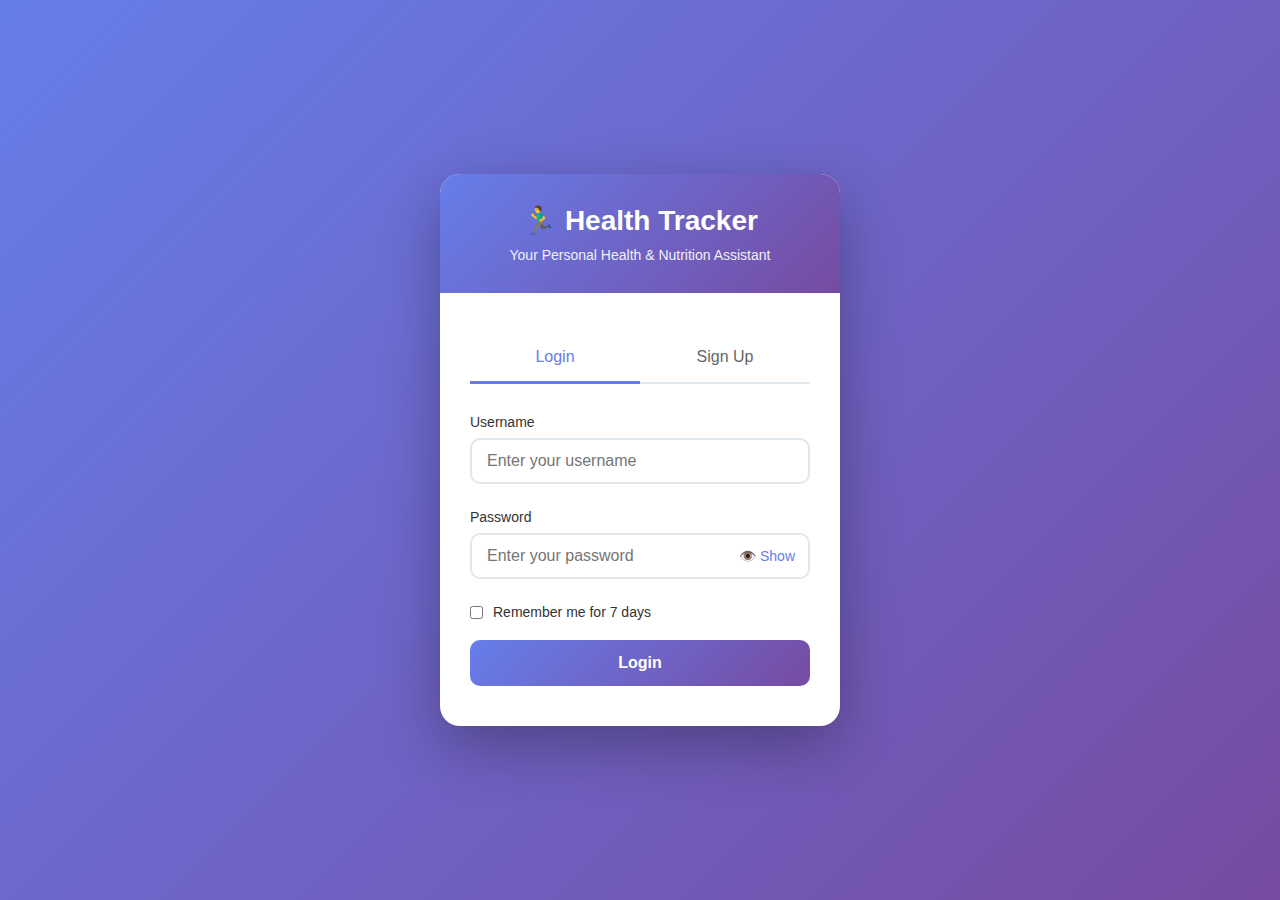
<file: templates/login.html>
<!DOCTYPE html>
<html lang="en">
<head>
    <meta charset="UTF-8">
    <meta name="viewport" content="width=device-width, initial-scale=1.0">
    <title>Health Tracker - Login</title>
    <style>
        * {
            margin: 0;
            padding: 0;
            box-sizing: border-box;
        }
        
        body {
            font-family: -apple-system, BlinkMacSystemFont, "Segoe UI", Roboto, "Helvetica Neue", Arial, sans-serif;
            background: linear-gradient(135deg, #667eea 0%, #764ba2 100%);
            min-height: 100vh;
            display: flex;
            align-items: center;
            justify-content: center;
            padding: 20px;
        }
        
        .auth-container {
            background: white;
            border-radius: 20px;
            box-shadow: 0 20px 60px rgba(0,0,0,0.3);
            overflow: hidden;
            width: 100%;
            max-width: 400px;
        }
        
        .auth-header {
            background: linear-gradient(135deg, #667eea 0%, #764ba2 100%);
            color: white;
            padding: 30px;
            text-align: center;
        }
        
        .auth-header h1 {
            font-size: 28px;
            margin-bottom: 10px;
        }
        
        .auth-header p {
            opacity: 0.9;
            font-size: 14px;
        }
        
        .auth-body {
            padding: 40px 30px;
        }
        
        .form-group {
            margin-bottom: 25px;
        }
        
        .form-group label {
            display: block;
            margin-bottom: 8px;
            color: #333;
            font-weight: 500;
            font-size: 14px;
        }
        
        .form-group input {
            width: 100%;
            padding: 12px 15px;
            border: 2px solid #e1e8ed;
            border-radius: 10px;
            font-size: 16px;
            transition: all 0.3s;
        }
        
        .form-group input:focus {
            outline: none;
            border-color: #667eea;
            box-shadow: 0 0 0 3px rgba(102, 126, 234, 0.1);
        }
        
        .btn {
            width: 100%;
            padding: 14px;
            border: none;
            border-radius: 10px;
            font-size: 16px;
            font-weight: 600;
            cursor: pointer;
            transition: all 0.3s;
        }
        
        .btn-primary {
            background: linear-gradient(135deg, #667eea 0%, #764ba2 100%);
            color: white;
        }
        
        .btn-primary:hover {
            transform: translateY(-2px);
            box-shadow: 0 10px 20px rgba(102, 126, 234, 0.3);
        }
        
        .btn-secondary {
            background: transparent;
            color: #667eea;
            border: 2px solid #667eea;
            margin-top: 10px;
        }
        
        .btn-secondary:hover {
            background: #667eea;
            color: white;
        }
        
        .toggle-form {
            text-align: center;
            margin-top: 20px;
            color: #666;
            font-size: 14px;
        }
        
        .toggle-form a {
            color: #667eea;
            text-decoration: none;
            font-weight: 600;
        }
        
        .toggle-form a:hover {
            text-decoration: underline;
        }
        
        .alert {
            padding: 12px 15px;
            border-radius: 8px;
            margin-bottom: 20px;
            font-size: 14px;
        }
        
        .alert-error {
            background: #fee;
            color: #c33;
            border: 1px solid #fcc;
        }
        
        .alert-success {
            background: #efe;
            color: #3c3;
            border: 1px solid #cfc;
        }
        
        .hidden {
            display: none;
        }
        
        .form-tabs {
            display: flex;
            margin-bottom: 30px;
            border-bottom: 2px solid #e1e8ed;
        }
        
        .form-tab {
            flex: 1;
            padding: 15px;
            text-align: center;
            cursor: pointer;
            color: #666;
            font-weight: 500;
            transition: all 0.3s;
            border-bottom: 3px solid transparent;
            margin-bottom: -2px;
        }
        
        .form-tab.active {
            color: #667eea;
            border-bottom-color: #667eea;
        }
    </style>
</head>
<body>
    <div class="auth-container">
        <div class="auth-header">
            <h1>🏃‍♂️ Health Tracker</h1>
            <p>Your Personal Health & Nutrition Assistant</p>
        </div>
        
        <div class="auth-body">
            <div class="form-tabs">
                <div class="form-tab active" onclick="showForm('login')">Login</div>
                <div class="form-tab" onclick="showForm('signup')">Sign Up</div>
            </div>
            
            <div id="alert-box" class="alert hidden"></div>
            
            <!-- Login Form -->
            <form id="login-form" class="auth-form">
                <div class="form-group">
                    <label for="login-username">Username</label>
                    <input type="text" id="login-username" required placeholder="Enter your username">
                </div>
                
                <div class="form-group">
                    <label for="login-password">Password</label>
                    <div style="position: relative;">
                        <input type="password" id="login-password" required placeholder="Enter your password" style="padding-right: 45px;">
                        <button type="button" onclick="togglePassword('login-password')" style="position: absolute; right: 10px; top: 50%; transform: translateY(-50%); background: none; border: none; color: #667eea; cursor: pointer; padding: 5px; font-size: 14px;">
                            👁️ Show
                        </button>
                    </div>
                </div>
                
                <div class="form-group" style="display: flex; align-items: center; margin-bottom: 20px;">
                    <input type="checkbox" id="remember-me" style="width: auto; margin-right: 10px;">
                    <label for="remember-me" style="margin: 0; font-weight: normal;">Remember me for 7 days</label>
                </div>
                
                <button type="submit" class="btn btn-primary">Login</button>
            </form>
            
            <!-- Signup Form -->
            <form id="signup-form" class="auth-form hidden">
                <div class="form-group">
                    <label for="signup-name">Full Name</label>
                    <input type="text" id="signup-name" placeholder="John Doe">
                </div>
                
                <div class="form-group">
                    <label for="signup-username">Username</label>
                    <input type="text" id="signup-username" required placeholder="Choose a username">
                </div>
                
                <div class="form-group">
                    <label for="signup-email">Email (Optional)</label>
                    <input type="email" id="signup-email" placeholder="john@example.com">
                </div>
                
                <div class="form-group">
                    <label for="signup-password">Password</label>
                    <div style="position: relative;">
                        <input type="password" id="signup-password" required placeholder="Create a password" style="padding-right: 45px;">
                        <button type="button" onclick="togglePassword('signup-password')" style="position: absolute; right: 10px; top: 50%; transform: translateY(-50%); background: none; border: none; color: #667eea; cursor: pointer; padding: 5px; font-size: 14px;">
                            👁️ Show
                        </button>
                    </div>
                </div>
                
                <div class="form-group">
                    <label for="signup-confirm">Confirm Password</label>
                    <div style="position: relative;">
                        <input type="password" id="signup-confirm" required placeholder="Confirm your password" style="padding-right: 45px;">
                        <button type="button" onclick="togglePassword('signup-confirm')" style="position: absolute; right: 10px; top: 50%; transform: translateY(-50%); background: none; border: none; color: #667eea; cursor: pointer; padding: 5px; font-size: 14px;">
                            👁️ Show
                        </button>
                    </div>
                </div>
                
                <button type="submit" class="btn btn-primary">Create Account</button>
            </form>
        </div>
    </div>
    
    <script>
        const loginForm = document.getElementById('login-form');
        const signupForm = document.getElementById('signup-form');
        const alertBox = document.getElementById('alert-box');
        const formTabs = document.querySelectorAll('.form-tab');
        
        function showForm(type) {
            formTabs.forEach(tab => tab.classList.remove('active'));
            
            if (type === 'login') {
                loginForm.classList.remove('hidden');
                signupForm.classList.add('hidden');
                formTabs[0].classList.add('active');
            } else {
                loginForm.classList.add('hidden');
                signupForm.classList.remove('hidden');
                formTabs[1].classList.add('active');
            }
            
            hideAlert();
        }
        
        function showAlert(message, type = 'error') {
            alertBox.textContent = message;
            alertBox.className = `alert alert-${type}`;
            alertBox.classList.remove('hidden');
        }
        
        function hideAlert() {
            alertBox.classList.add('hidden');
        }
        
        function togglePassword(fieldId) {
            const field = document.getElementById(fieldId);
            const button = field.nextElementSibling;
            
            if (field.type === 'password') {
                field.type = 'text';
                button.innerHTML = '🙈 Hide';
            } else {
                field.type = 'password';
                button.innerHTML = '👁️ Show';
            }
        }
        
        loginForm.addEventListener('submit', async (e) => {
            e.preventDefault();
            
            const username = document.getElementById('login-username').value;
            const password = document.getElementById('login-password').value;
            const remember = document.getElementById('remember-me').checked;
            
            try {
                const response = await fetch('/api/login', {
                    method: 'POST',
                    headers: {
                        'Content-Type': 'application/json'
                    },
                    body: JSON.stringify({ username, password, remember })
                });
                
                const data = await response.json();
                
                if (response.ok) {
                    showAlert('Login successful! Redirecting...', 'success');
                    setTimeout(() => {
                        window.location.href = '/dashboard';
                    }, 1000);
                } else {
                    showAlert(data.message || 'Login failed');
                }
            } catch (error) {
                showAlert('Network error. Please try again.');
            }
        });
        
        signupForm.addEventListener('submit', async (e) => {
            e.preventDefault();
            
            const name = document.getElementById('signup-name').value;
            const username = document.getElementById('signup-username').value;
            const email = document.getElementById('signup-email').value;
            const password = document.getElementById('signup-password').value;
            const confirm = document.getElementById('signup-confirm').value;
            
            if (password !== confirm) {
                showAlert('Passwords do not match');
                return;
            }
            
            if (password.length < 6) {
                showAlert('Password must be at least 6 characters');
                return;
            }
            
            try {
                const response = await fetch('/api/signup', {
                    method: 'POST',
                    headers: {
                        'Content-Type': 'application/json'
                    },
                    body: JSON.stringify({ name, username, email, password })
                });
                
                const data = await response.json();
                
                if (response.ok) {
                    showAlert('Account created! Redirecting...', 'success');
                    setTimeout(() => {
                        window.location.href = '/dashboard';
                    }, 1000);
                } else {
                    showAlert(data.message || 'Signup failed');
                }
            } catch (error) {
                showAlert('Network error. Please try again.');
            }
        });
    </script>
</body>
</html>
</file>
